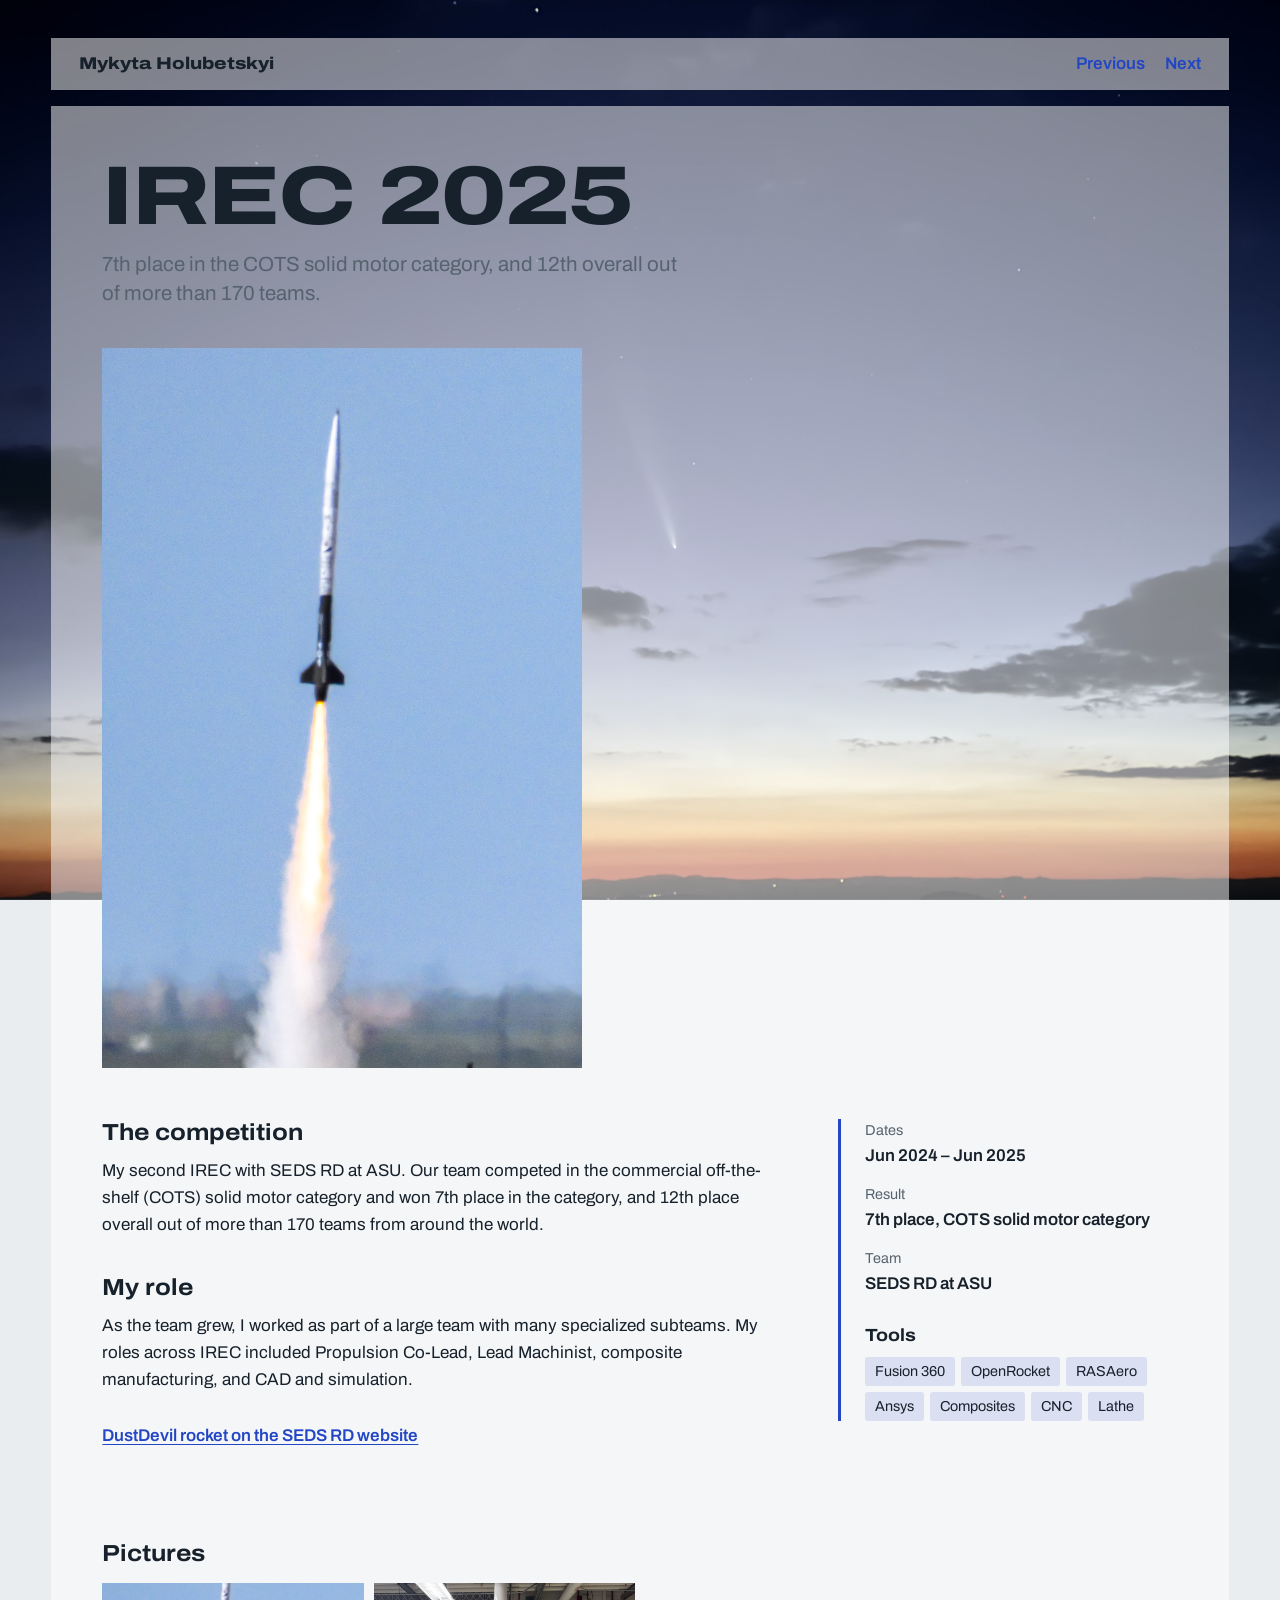
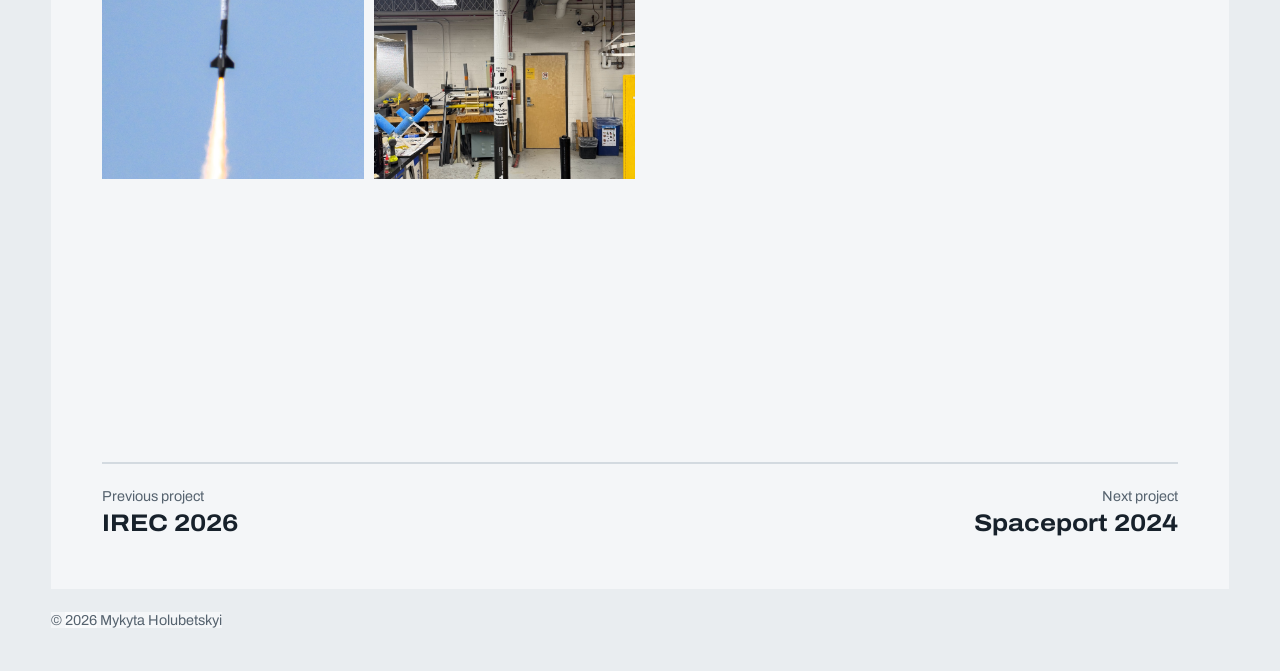
<file: irec-2025.html>
<!DOCTYPE html>
<html lang="en">
<head>
  <meta charset="UTF-8">
  <meta name="viewport" content="width=device-width, initial-scale=1">
  <title>IREC 2025 | Mykyta Holubetskyi</title>
  <meta name="description" content="7th place in the COTS solid motor category, and 12th overall out of more than 170 teams.">
  <link rel="preconnect" href="https://fonts.googleapis.com">
  <link rel="preconnect" href="https://fonts.gstatic.com" crossorigin>
  <link href="https://fonts.googleapis.com/css2?family=Archivo:wdth,wght@62..125,100..900&display=swap" rel="stylesheet">
  <link rel="stylesheet" href="project.css">
  <script>
    // If a picture file is missing, show a gray box with the picture name.
    function ph(img) {
      img.onerror = null;
      var t = (img.alt || "Picture").replace(/[<&>]/g, "");
      img.src = "data:image/svg+xml;charset=utf-8," + encodeURIComponent(
        '<svg xmlns="http://www.w3.org/2000/svg" width="800" height="600">' +
        '<rect width="100%" height="100%" fill="#C9D3DB"/>' +
        '<text x="50%" y="50%" font-family="sans-serif" font-size="30" fill="#56636F" ' +
        'text-anchor="middle" dominant-baseline="middle">' + t + '</text></svg>');
    }
  </script>
</head>
<body>
  <a class="skip" href="#content">Skip to content</a>

  <div class="page">

    <!-- ===== TOP BAR ===== -->
    <nav class="topbar" aria-label="Site">
      <a class="home" href="index.html#p2">Mykyta Holubetskyi</a>
      <div class="pager">
        <a href="irec-2026.html" data-glide="-1" aria-label="Previous project: IREC 2026">Previous</a>
        <a href="spaceport-2024.html" data-glide="1" aria-label="Next project: Spaceport 2024">Next</a>
      </div>
    </nav>

    <main id="content" class="sheet">

      <!-- ===== TITLE ===== -->
      <header class="intro">
        <h1>IREC 2025</h1>
        <p class="lede">7th place in the COTS solid motor category, and 12th overall out of more than 170 teams.</p>
      </header>

      <!-- ===== MAIN PICTURE (the first picture in the list below) ===== -->
      <button class="lead pic" data-index="0" aria-label="Open IREC 2025, picture 1">
        <img decoding="async" src="images/IREC_2025_1.jpg" alt="IREC 2025, picture 1" onerror="ph(this)">
      </button>

      <div class="body">
        <!-- ===== TEXT: copy a <section> block to add a new part ===== -->
        <div class="text">
        <section>
          <h2>The competition</h2>
          <p>My second IREC with SEDS RD at ASU. Our team competed in the commercial off-the-shelf (COTS) solid motor category and won 7th place in the category, and 12th place overall out of more than 170 teams from around the world.</p>
        </section>

        <section>
          <h2>My role</h2>
          <p>As the team grew, I worked as part of a large team with many specialized subteams. My roles across IREC included Propulsion Co-Lead, Lead Machinist, composite manufacturing, and CAD and simulation.</p>
        </section>
        <p class="external"><a href="https://seds-rd.space/dustdevil/" target="_blank" rel="noopener">DustDevil rocket on the SEDS RD website</a></p>
        </div>

        <!-- ===== FACTS AND TOOLS ===== -->
        <aside class="facts" aria-label="Project facts">
          <dl>
          <div><dt>Dates</dt><dd>Jun 2024 – Jun 2025</dd></div>
          <div><dt>Result</dt><dd>7th place, COTS solid motor category</dd></div>
          <div><dt>Team</dt><dd>SEDS RD at ASU</dd></div>
          </dl>
          <h2>Tools</h2>
          <ul class="chips">
            <li>Fusion 360</li>
            <li>OpenRocket</li>
            <li>RASAero</li>
            <li>Ansys</li>
            <li>Composites</li>
            <li>CNC</li>
            <li>Lathe</li>
          </ul>
        </aside>
      </div>

      <!-- ===== ALL PICTURES: add one <li> line for each picture ===== -->
      <section class="gallery" aria-labelledby="pictures-title">
        <h2 id="pictures-title">Pictures</h2>
        <ul class="grid">
          <li><button class="pic" data-index="0" aria-label="Open IREC 2025, picture 1"><img src="images/IREC_2025_1.jpg" alt="IREC 2025, picture 1" loading="lazy" decoding="async" onerror="ph(this)"></button></li>
          <li><button class="pic" data-index="1" aria-label="Open IREC 2025, picture 2"><img src="images/IREC_2025_2.jpg" alt="IREC 2025, picture 2" loading="lazy" decoding="async" onerror="ph(this)"></button></li>
          <li><button class="pic" data-index="2" aria-label="Open IREC 2025, picture 3"><img src="images/IREC_2025_3.jpg" alt="IREC 2025, picture 3" loading="lazy" decoding="async" onerror="ph(this)"></button></li>
          <li><button class="pic" data-index="3" aria-label="Open IREC 2025, picture 4"><img src="images/IREC_2025_4.jpg" alt="IREC 2025, picture 4" loading="lazy" decoding="async" onerror="ph(this)"></button></li>
          <li><button class="pic" data-index="4" aria-label="Open IREC 2025, picture 5"><img src="images/IREC_2025_5.jpg" alt="IREC 2025, picture 5" loading="lazy" decoding="async" onerror="ph(this)"></button></li>
          <li><button class="pic" data-index="5" aria-label="Open IREC 2025, picture 6"><img src="images/IREC_2025_6.jpg" alt="IREC 2025, picture 6" loading="lazy" decoding="async" onerror="ph(this)"></button></li>
        </ul>
      </section>

      <!-- ===== OTHER PROJECTS ===== -->
      <nav class="more" aria-label="Other projects">
        <a class="prev" href="irec-2026.html" data-glide="-1"><span>Previous project</span>IREC 2026</a>
        <a class="next" href="spaceport-2024.html" data-glide="1"><span>Next project</span>Spaceport 2024</a>
      </nav>
    </main>

    <footer><span>&copy; <span id="year"></span> Mykyta Holubetskyi</span></footer>
  </div>

  <!-- ===== FULL-SCREEN PICTURE VIEWER ===== -->
  <dialog class="viewer" aria-label="Picture viewer">
    <button class="v-close" aria-label="Close">&times;</button>
    <button class="v-prev" aria-label="Previous picture">&#8249;</button>
    <figure>
      <img alt="">
      <video controls playsinline preload="metadata" hidden></video>
      <figcaption></figcaption>
    </figure>
    <button class="v-next" aria-label="Next picture">&#8250;</button>
  </dialog>

  <script src="project.js"></script>
</body>
</html>
</file>
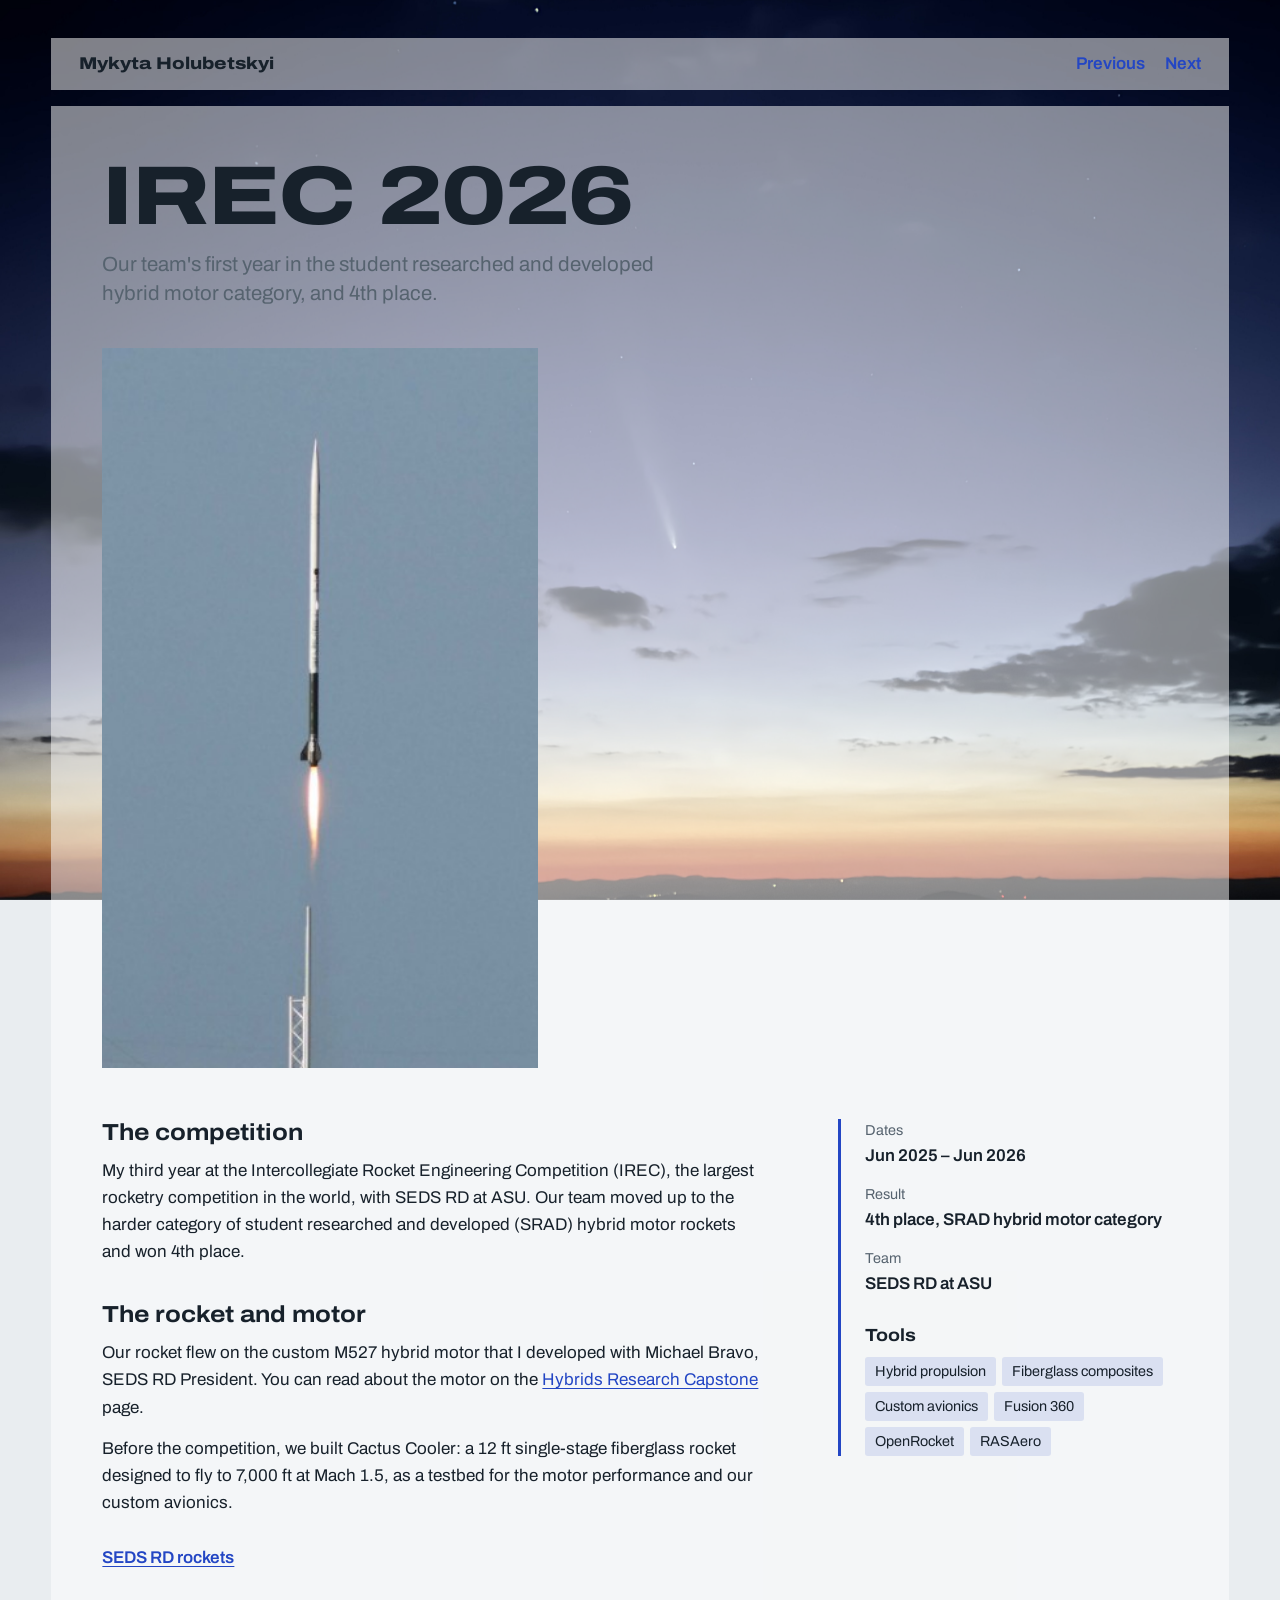
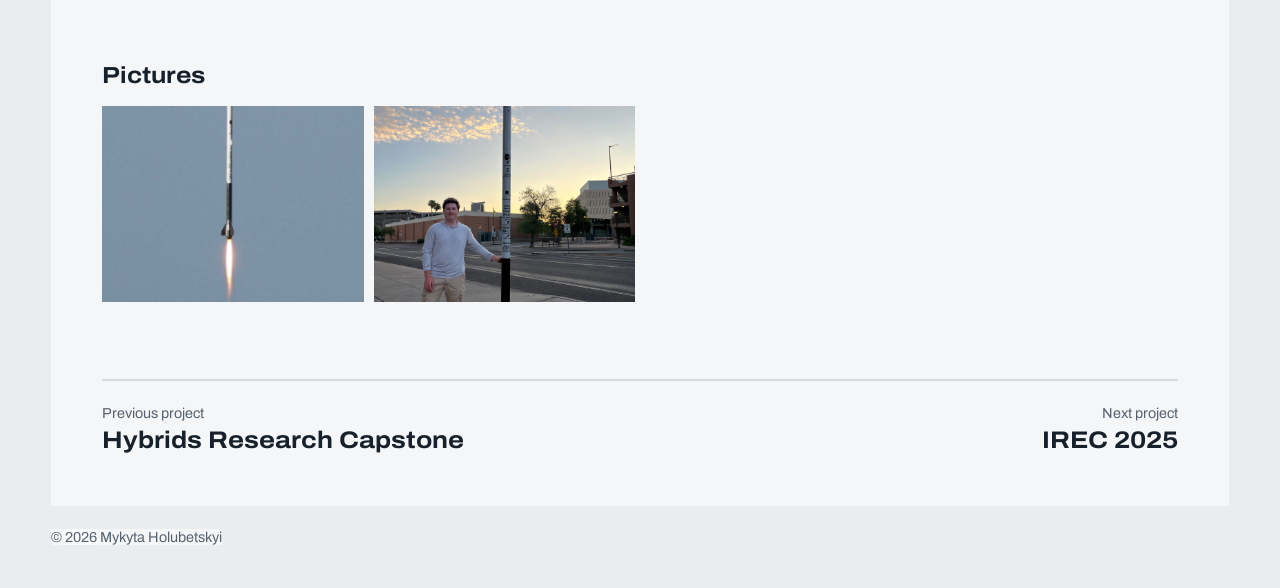
<file: irec-2026.html>
<!DOCTYPE html>
<html lang="en">
<head>
  <meta charset="UTF-8">
  <meta name="viewport" content="width=device-width, initial-scale=1">
  <title>IREC 2026 | Mykyta Holubetskyi</title>
  <meta name="description" content="Our team&#x27;s first year in the student researched and developed hybrid motor category, and 4th place.">
  <link rel="preconnect" href="https://fonts.googleapis.com">
  <link rel="preconnect" href="https://fonts.gstatic.com" crossorigin>
  <link href="https://fonts.googleapis.com/css2?family=Archivo:wdth,wght@62..125,100..900&display=swap" rel="stylesheet">
  <link rel="stylesheet" href="project.css">
  <script>
    // If a picture file is missing, show a gray box with the picture name.
    function ph(img) {
      img.onerror = null;
      var t = (img.alt || "Picture").replace(/[<&>]/g, "");
      img.src = "data:image/svg+xml;charset=utf-8," + encodeURIComponent(
        '<svg xmlns="http://www.w3.org/2000/svg" width="800" height="600">' +
        '<rect width="100%" height="100%" fill="#C9D3DB"/>' +
        '<text x="50%" y="50%" font-family="sans-serif" font-size="30" fill="#56636F" ' +
        'text-anchor="middle" dominant-baseline="middle">' + t + '</text></svg>');
    }
  </script>
</head>
<body>
  <a class="skip" href="#content">Skip to content</a>

  <div class="page">

    <!-- ===== TOP BAR ===== -->
    <nav class="topbar" aria-label="Site">
      <a class="home" href="index.html#p1">Mykyta Holubetskyi</a>
      <div class="pager">
        <a href="hybrids-research.html" data-glide="-1" aria-label="Previous project: Hybrids Research Capstone">Previous</a>
        <a href="irec-2025.html" data-glide="1" aria-label="Next project: IREC 2025">Next</a>
      </div>
    </nav>

    <main id="content" class="sheet">

      <!-- ===== TITLE ===== -->
      <header class="intro">
        <h1>IREC 2026</h1>
        <p class="lede">Our team&#x27;s first year in the student researched and developed hybrid motor category, and 4th place.</p>
      </header>

      <!-- ===== MAIN PICTURE (the first picture in the list below) ===== -->
      <button class="lead pic" data-index="0" aria-label="Open IREC 2026, picture 1">
        <img decoding="async" src="images/IREC_2026_1.jpg" alt="IREC 2026, picture 1" onerror="ph(this)">
      </button>

      <div class="body">
        <!-- ===== TEXT: copy a <section> block to add a new part ===== -->
        <div class="text">
        <section>
          <h2>The competition</h2>
          <p>My third year at the Intercollegiate Rocket Engineering Competition (IREC), the largest rocketry competition in the world, with SEDS RD at ASU. Our team moved up to the harder category of student researched and developed (SRAD) hybrid motor rockets and won 4th place.</p>
        </section>

        <section>
          <h2>The rocket and motor</h2>
          <p>Our rocket flew on the custom M527 hybrid motor that I developed with Michael Bravo, SEDS RD President. You can read about the motor on the <a href="hybrids-research.html">Hybrids Research Capstone</a> page.</p>
          <p>Before the competition, we built Cactus Cooler: a 12 ft single-stage fiberglass rocket designed to fly to 7,000 ft at Mach 1.5, as a testbed for the motor performance and our custom avionics.</p>
        </section>
        <p class="external"><a href="https://seds-rd.space/rockets/" target="_blank" rel="noopener">SEDS RD rockets</a></p>
        </div>

        <!-- ===== FACTS AND TOOLS ===== -->
        <aside class="facts" aria-label="Project facts">
          <dl>
          <div><dt>Dates</dt><dd>Jun 2025 – Jun 2026</dd></div>
          <div><dt>Result</dt><dd>4th place, SRAD hybrid motor category</dd></div>
          <div><dt>Team</dt><dd>SEDS RD at ASU</dd></div>
          </dl>
          <h2>Tools</h2>
          <ul class="chips">
            <li>Hybrid propulsion</li>
            <li>Fiberglass composites</li>
            <li>Custom avionics</li>
            <li>Fusion 360</li>
            <li>OpenRocket</li>
            <li>RASAero</li>
          </ul>
        </aside>
      </div>

      <!-- ===== ALL PICTURES: add one <li> line for each picture ===== -->
      <section class="gallery" aria-labelledby="pictures-title">
        <h2 id="pictures-title">Pictures</h2>
        <ul class="grid">
          <li><button class="pic" data-index="0" aria-label="Open IREC 2026, picture 1"><img src="images/IREC_2026_1.jpg" alt="IREC 2026, picture 1" loading="lazy" decoding="async" onerror="ph(this)"></button></li>
          <li><button class="pic" data-index="1" aria-label="Open IREC 2026, picture 2"><img src="images/IREC_2026_2.jpg" alt="IREC 2026, picture 2" loading="lazy" decoding="async" onerror="ph(this)"></button></li>
        </ul>
      </section>

      <!-- ===== OTHER PROJECTS ===== -->
      <nav class="more" aria-label="Other projects">
        <a class="prev" href="hybrids-research.html" data-glide="-1"><span>Previous project</span>Hybrids Research Capstone</a>
        <a class="next" href="irec-2025.html" data-glide="1"><span>Next project</span>IREC 2025</a>
      </nav>
    </main>

    <footer><span>&copy; <span id="year"></span> Mykyta Holubetskyi</span></footer>
  </div>

  <!-- ===== FULL-SCREEN PICTURE VIEWER ===== -->
  <dialog class="viewer" aria-label="Picture viewer">
    <button class="v-close" aria-label="Close">&times;</button>
    <button class="v-prev" aria-label="Previous picture">&#8249;</button>
    <figure>
      <img alt="">
      <video controls playsinline preload="metadata" hidden></video>
      <figcaption></figcaption>
    </figure>
    <button class="v-next" aria-label="Next picture">&#8250;</button>
  </dialog>

  <script src="project.js"></script>
</body>
</html>
</file>
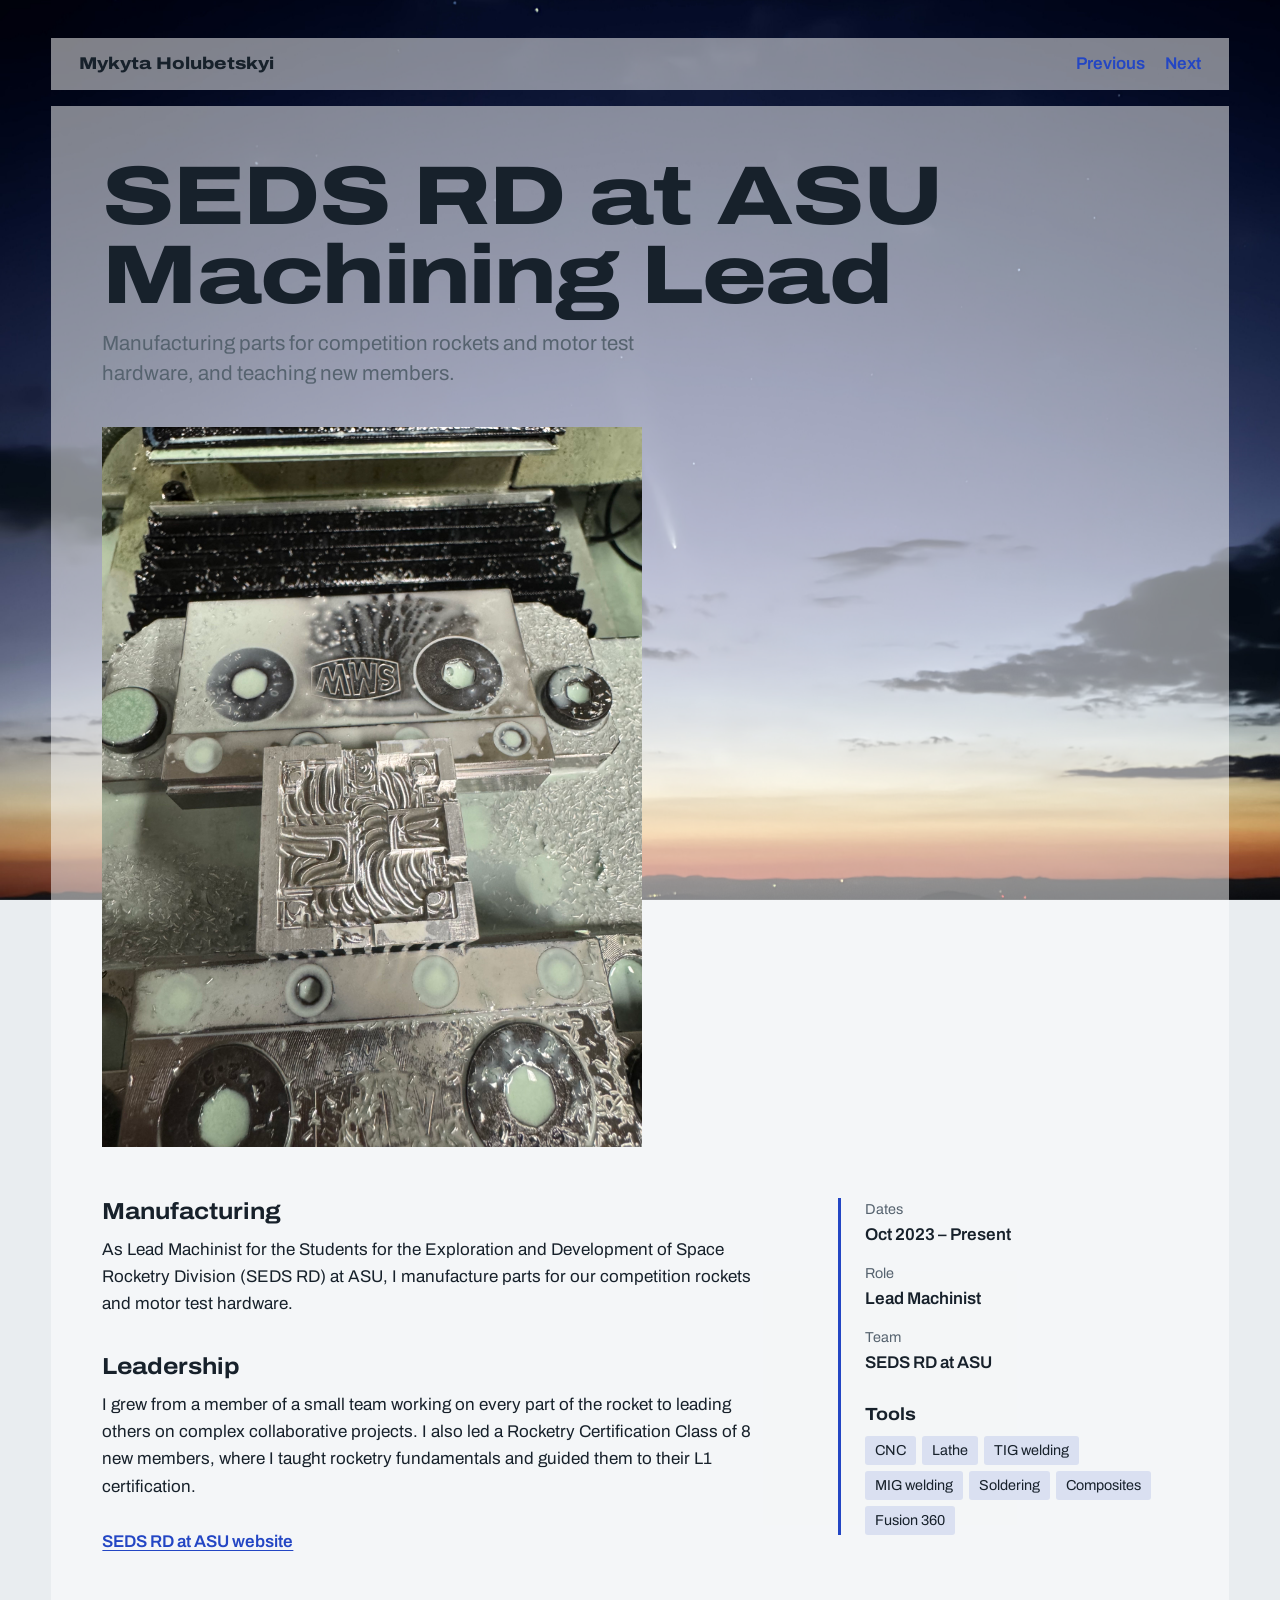
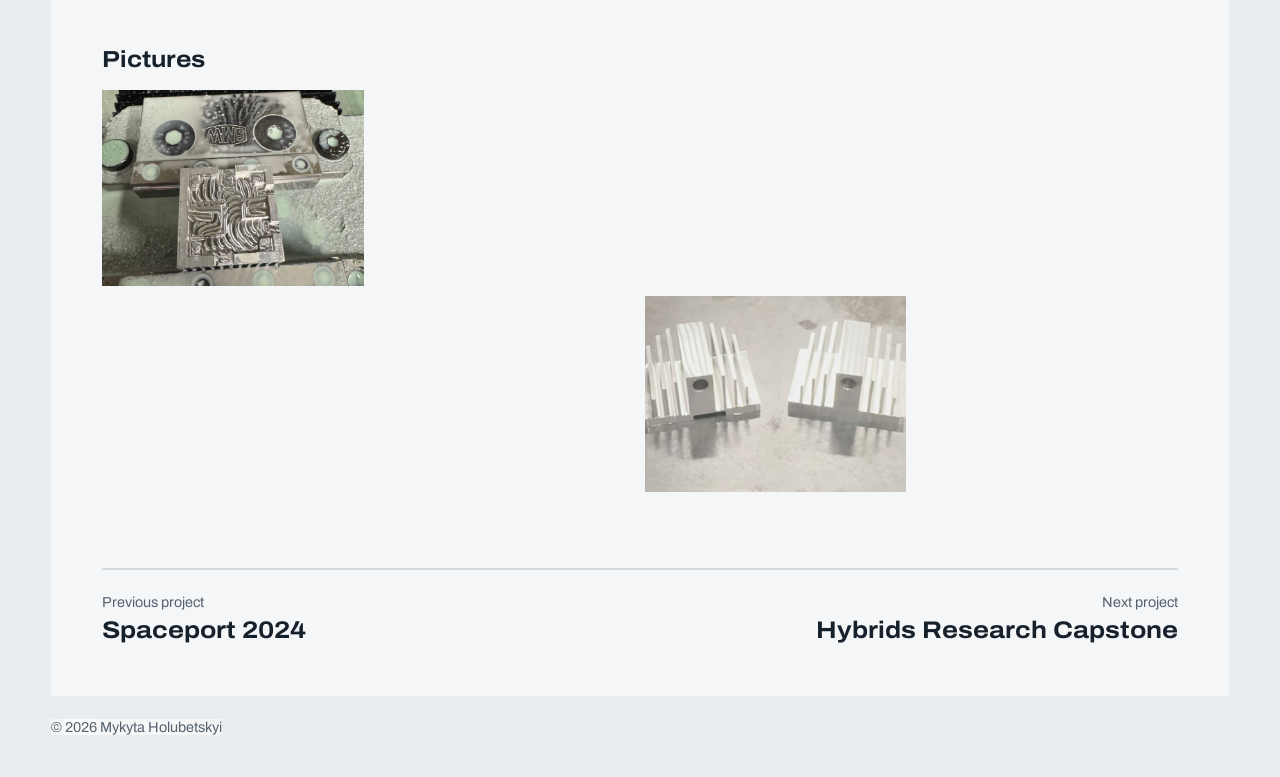
<file: machining-lead.html>
<!DOCTYPE html>
<html lang="en">
<head>
  <meta charset="UTF-8">
  <meta name="viewport" content="width=device-width, initial-scale=1">
  <title>SEDS RD at ASU Machining Lead | Mykyta Holubetskyi</title>
  <meta name="description" content="Manufacturing parts for competition rockets and motor test hardware, and teaching new members.">
  <link rel="preconnect" href="https://fonts.googleapis.com">
  <link rel="preconnect" href="https://fonts.gstatic.com" crossorigin>
  <link href="https://fonts.googleapis.com/css2?family=Archivo:wdth,wght@62..125,100..900&display=swap" rel="stylesheet">
  <link rel="stylesheet" href="project.css">
  <script>
    // If a picture file is missing, show a gray box with the picture name.
    function ph(img) {
      img.onerror = null;
      var t = (img.alt || "Picture").replace(/[<&>]/g, "");
      img.src = "data:image/svg+xml;charset=utf-8," + encodeURIComponent(
        '<svg xmlns="http://www.w3.org/2000/svg" width="800" height="600">' +
        '<rect width="100%" height="100%" fill="#C9D3DB"/>' +
        '<text x="50%" y="50%" font-family="sans-serif" font-size="30" fill="#56636F" ' +
        'text-anchor="middle" dominant-baseline="middle">' + t + '</text></svg>');
    }
  </script>
</head>
<body>
  <a class="skip" href="#content">Skip to content</a>

  <div class="page">

    <!-- ===== TOP BAR ===== -->
    <nav class="topbar" aria-label="Site">
      <a class="home" href="index.html#p4">Mykyta Holubetskyi</a>
      <div class="pager">
        <a href="spaceport-2024.html" data-glide="-1" aria-label="Previous project: Spaceport 2024">Previous</a>
        <a href="hybrids-research.html" data-glide="1" aria-label="Next project: Hybrids Research Capstone">Next</a>
      </div>
    </nav>

    <main id="content" class="sheet">

      <!-- ===== TITLE ===== -->
      <header class="intro">
        <h1>SEDS RD at ASU Machining Lead</h1>
        <p class="lede">Manufacturing parts for competition rockets and motor test hardware, and teaching new members.</p>
      </header>

      <!-- ===== MAIN PICTURE (the first picture in the list below) ===== -->
      <button class="lead pic" data-index="0" aria-label="Open Machining, picture 1">
        <img decoding="async" src="images/Machining_1.jpg" alt="Machining, picture 1" onerror="ph(this)">
      </button>

      <div class="body">
        <!-- ===== TEXT: copy a <section> block to add a new part ===== -->
        <div class="text">
        <section>
          <h2>Manufacturing</h2>
          <p>As Lead Machinist for the Students for the Exploration and Development of Space Rocketry Division (SEDS RD) at ASU, I manufacture parts for our competition rockets and motor test hardware.</p>
        </section>

        <section>
          <h2>Leadership</h2>
          <p>I grew from a member of a small team working on every part of the rocket to leading others on complex collaborative projects. I also led a Rocketry Certification Class of 8 new members, where I taught rocketry fundamentals and guided them to their L1 certification.</p>
        </section>
        <p class="external"><a href="https://seds-rd.space/" target="_blank" rel="noopener">SEDS RD at ASU website</a></p>
        </div>

        <!-- ===== FACTS AND TOOLS ===== -->
        <aside class="facts" aria-label="Project facts">
          <dl>
          <div><dt>Dates</dt><dd>Oct 2023 – Present</dd></div>
          <div><dt>Role</dt><dd>Lead Machinist</dd></div>
          <div><dt>Team</dt><dd>SEDS RD at ASU</dd></div>
          </dl>
          <h2>Tools</h2>
          <ul class="chips">
            <li>CNC</li>
            <li>Lathe</li>
            <li>TIG welding</li>
            <li>MIG welding</li>
            <li>Soldering</li>
            <li>Composites</li>
            <li>Fusion 360</li>
          </ul>
        </aside>
      </div>

      <!-- ===== ALL PICTURES: add one <li> line for each picture ===== -->
      <section class="gallery" aria-labelledby="pictures-title">
        <h2 id="pictures-title">Pictures</h2>
        <ul class="grid">
          <li><button class="pic" data-index="0" aria-label="Open Machining, picture 1"><img src="images/Machining_1.jpg" alt="Machining, picture 1" loading="lazy" decoding="async" onerror="ph(this)"></button></li>
          <li><button class="pic" data-index="1" aria-label="Open Machining, picture 2"><img src="images/Machining_2.jpg" alt="Machining, picture 2" loading="lazy" decoding="async" onerror="ph(this)"></button></li>
          <li><button class="pic" data-index="2" aria-label="Open Machining, picture 3"><img src="images/Machining_3.jpg" alt="Machining, picture 3" loading="lazy" decoding="async" onerror="ph(this)"></button></li>
          <li><button class="pic" data-index="3" aria-label="Open Machining, picture 4"><img src="images/Machining_4.jpg" alt="Machining, picture 4" loading="lazy" decoding="async" onerror="ph(this)"></button></li>
          <li><button class="pic" data-index="4" aria-label="Open Machining, picture 5"><img src="images/Machining_5.jpg" alt="Machining, picture 5" loading="lazy" decoding="async" onerror="ph(this)"></button></li>
          <li><button class="pic" data-index="5" aria-label="Open Machining, picture 6"><img src="images/Machining_6.jpg" alt="Machining, picture 6" loading="lazy" decoding="async" onerror="ph(this)"></button></li>
          <li><button class="pic" data-index="6" aria-label="Open Machining, picture 7"><img src="images/Machining_7.jpg" alt="Machining, picture 7" loading="lazy" decoding="async" onerror="ph(this)"></button></li>
          <li><button class="pic" data-index="7" aria-label="Open Machining, picture 8"><img src="images/Machining_8.jpg" alt="Machining, picture 8" loading="lazy" decoding="async" onerror="ph(this)"></button></li>
        </ul>
      </section>

      <!-- ===== OTHER PROJECTS ===== -->
      <nav class="more" aria-label="Other projects">
        <a class="prev" href="spaceport-2024.html" data-glide="-1"><span>Previous project</span>Spaceport 2024</a>
        <a class="next" href="hybrids-research.html" data-glide="1"><span>Next project</span>Hybrids Research Capstone</a>
      </nav>
    </main>

    <footer><span>&copy; <span id="year"></span> Mykyta Holubetskyi</span></footer>
  </div>

  <!-- ===== FULL-SCREEN PICTURE VIEWER ===== -->
  <dialog class="viewer" aria-label="Picture viewer">
    <button class="v-close" aria-label="Close">&times;</button>
    <button class="v-prev" aria-label="Previous picture">&#8249;</button>
    <figure>
      <img alt="">
      <video controls playsinline preload="metadata" hidden></video>
      <figcaption></figcaption>
    </figure>
    <button class="v-next" aria-label="Next picture">&#8250;</button>
  </dialog>

  <script src="project.js"></script>
</body>
</html>
</file>
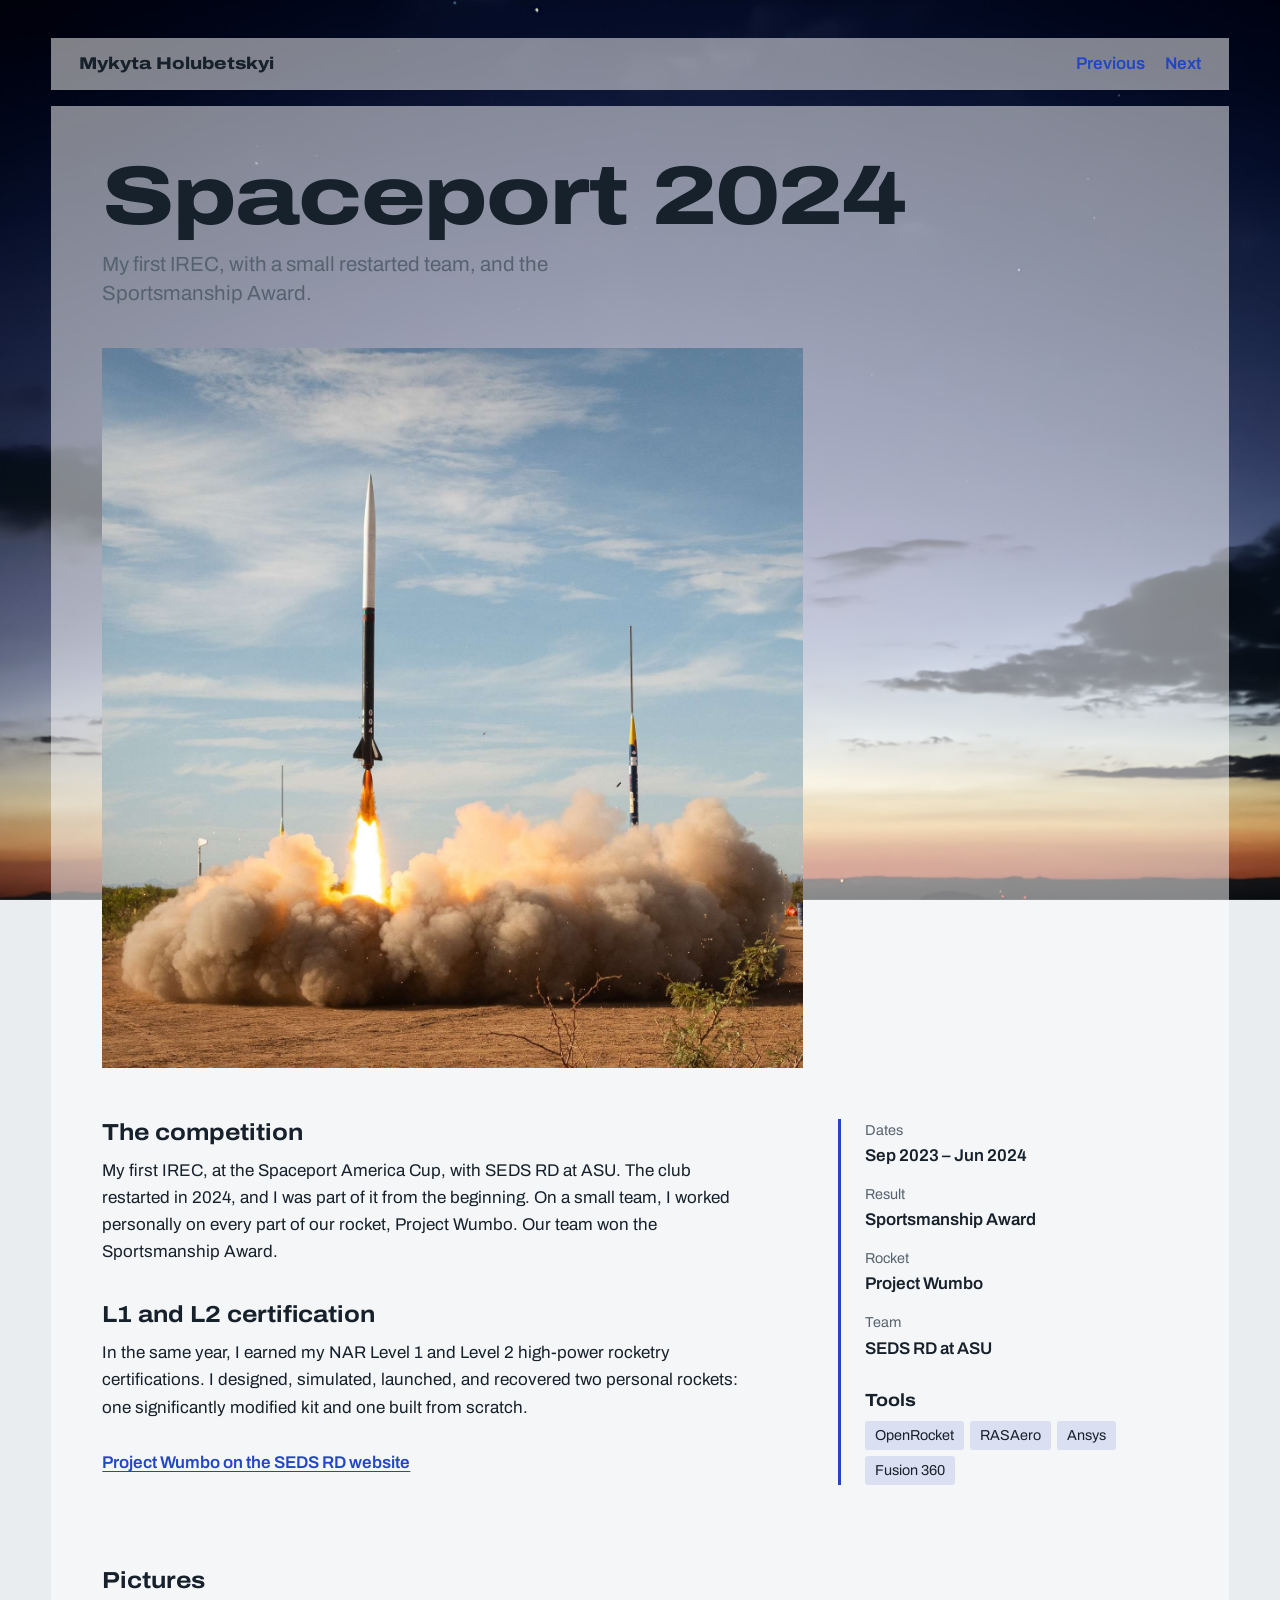
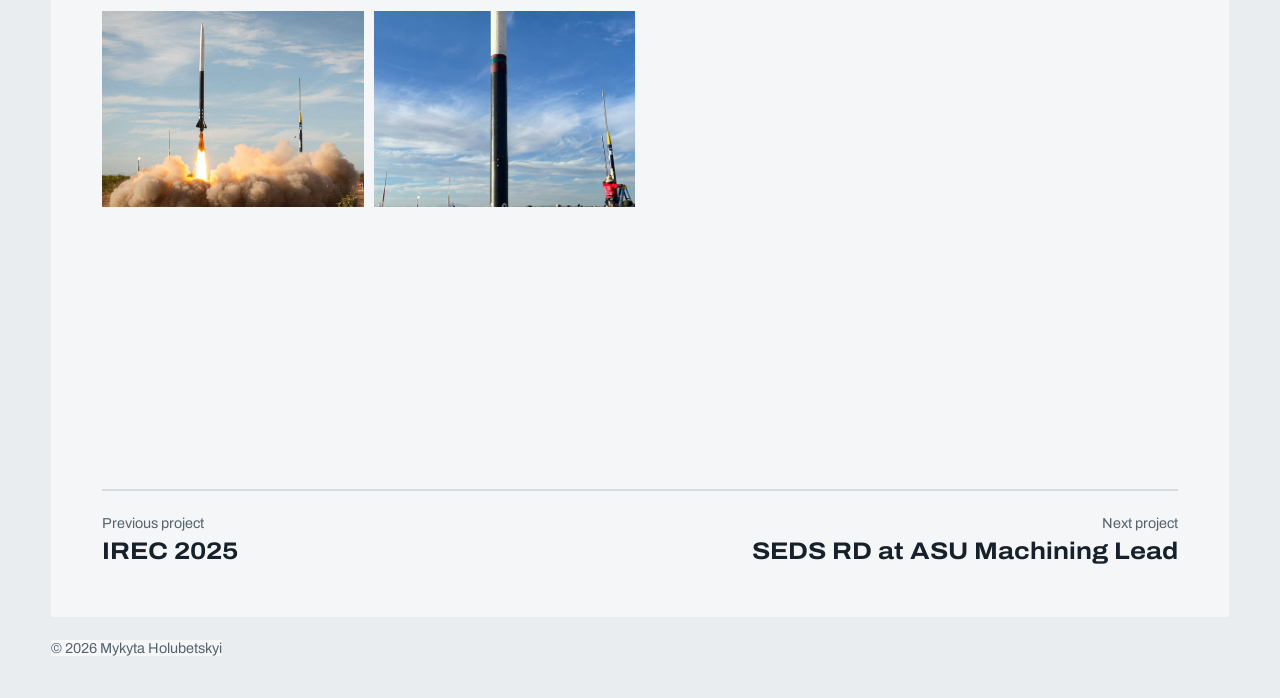
<file: spaceport-2024.html>
<!DOCTYPE html>
<html lang="en">
<head>
  <meta charset="UTF-8">
  <meta name="viewport" content="width=device-width, initial-scale=1">
  <title>Spaceport 2024 | Mykyta Holubetskyi</title>
  <meta name="description" content="My first IREC, with a small restarted team, and the Sportsmanship Award.">
  <link rel="preconnect" href="https://fonts.googleapis.com">
  <link rel="preconnect" href="https://fonts.gstatic.com" crossorigin>
  <link href="https://fonts.googleapis.com/css2?family=Archivo:wdth,wght@62..125,100..900&display=swap" rel="stylesheet">
  <link rel="stylesheet" href="project.css">
  <script>
    // If a picture file is missing, show a gray box with the picture name.
    function ph(img) {
      img.onerror = null;
      var t = (img.alt || "Picture").replace(/[<&>]/g, "");
      img.src = "data:image/svg+xml;charset=utf-8," + encodeURIComponent(
        '<svg xmlns="http://www.w3.org/2000/svg" width="800" height="600">' +
        '<rect width="100%" height="100%" fill="#C9D3DB"/>' +
        '<text x="50%" y="50%" font-family="sans-serif" font-size="30" fill="#56636F" ' +
        'text-anchor="middle" dominant-baseline="middle">' + t + '</text></svg>');
    }
  </script>
</head>
<body>
  <a class="skip" href="#content">Skip to content</a>

  <div class="page">

    <!-- ===== TOP BAR ===== -->
    <nav class="topbar" aria-label="Site">
      <a class="home" href="index.html#p3">Mykyta Holubetskyi</a>
      <div class="pager">
        <a href="irec-2025.html" data-glide="-1" aria-label="Previous project: IREC 2025">Previous</a>
        <a href="machining-lead.html" data-glide="1" aria-label="Next project: SEDS RD at ASU Machining Lead">Next</a>
      </div>
    </nav>

    <main id="content" class="sheet">

      <!-- ===== TITLE ===== -->
      <header class="intro">
        <h1>Spaceport 2024</h1>
        <p class="lede">My first IREC, with a small restarted team, and the Sportsmanship Award.</p>
      </header>

      <!-- ===== MAIN PICTURE (the first picture in the list below) ===== -->
      <button class="lead pic" data-index="0" aria-label="Open Spaceport 2024, picture 1">
        <img decoding="async" src="images/Spaceport_2024_1.jpg" alt="Spaceport 2024, picture 1" onerror="ph(this)">
      </button>

      <div class="body">
        <!-- ===== TEXT: copy a <section> block to add a new part ===== -->
        <div class="text">
        <section>
          <h2>The competition</h2>
          <p>My first IREC, at the Spaceport America Cup, with SEDS RD at ASU. The club restarted in 2024, and I was part of it from the beginning. On a small team, I worked personally on every part of our rocket, Project Wumbo. Our team won the Sportsmanship Award.</p>
        </section>

        <section>
          <h2>L1 and L2 certification</h2>
          <p>In the same year, I earned my NAR Level 1 and Level 2 high-power rocketry certifications. I designed, simulated, launched, and recovered two personal rockets: one significantly modified kit and one built from scratch.</p>
        </section>
        <p class="external"><a href="https://seds-rd.space/wumbo/" target="_blank" rel="noopener">Project Wumbo on the SEDS RD website</a></p>
        </div>

        <!-- ===== FACTS AND TOOLS ===== -->
        <aside class="facts" aria-label="Project facts">
          <dl>
          <div><dt>Dates</dt><dd>Sep 2023 – Jun 2024</dd></div>
          <div><dt>Result</dt><dd>Sportsmanship Award</dd></div>
          <div><dt>Rocket</dt><dd>Project Wumbo</dd></div>
          <div><dt>Team</dt><dd>SEDS RD at ASU</dd></div>
          </dl>
          <h2>Tools</h2>
          <ul class="chips">
            <li>OpenRocket</li>
            <li>RASAero</li>
            <li>Ansys</li>
            <li>Fusion 360</li>
          </ul>
        </aside>
      </div>

      <!-- ===== ALL PICTURES: add one <li> line for each picture ===== -->
      <section class="gallery" aria-labelledby="pictures-title">
        <h2 id="pictures-title">Pictures</h2>
        <ul class="grid">
          <li><button class="pic" data-index="0" aria-label="Open Spaceport 2024, picture 1"><img src="images/Spaceport_2024_1.jpg" alt="Spaceport 2024, picture 1" loading="lazy" decoding="async" onerror="ph(this)"></button></li>
          <li><button class="pic" data-index="1" aria-label="Open Spaceport 2024, picture 2"><img src="images/Spaceport_2024_2.jpg" alt="Spaceport 2024, picture 2" loading="lazy" decoding="async" onerror="ph(this)"></button></li>
          <li><button class="pic" data-index="2" aria-label="Open Spaceport 2024, picture 3"><img src="images/Spaceport_2024_3.jpg" alt="Spaceport 2024, picture 3" loading="lazy" decoding="async" onerror="ph(this)"></button></li>
          <li><button class="pic" data-index="3" aria-label="Open Spaceport 2024, picture 4"><img src="images/Spaceport_2024_4.jpg" alt="Spaceport 2024, picture 4" loading="lazy" decoding="async" onerror="ph(this)"></button></li>
          <li><button class="pic" data-index="4" aria-label="Open Spaceport 2024, picture 5"><img src="images/Spaceport_2024_5.jpg" alt="Spaceport 2024, picture 5" loading="lazy" decoding="async" onerror="ph(this)"></button></li>
          <li><button class="pic" data-index="5" aria-label="Open Spaceport 2024, picture 6"><img src="images/Spaceport_2024_6.jpg" alt="Spaceport 2024, picture 6" loading="lazy" decoding="async" onerror="ph(this)"></button></li>
          <li><button class="pic" data-index="6" aria-label="Open Spaceport 2024, picture 7"><img src="images/Spaceport_2024_7.jpg" alt="Spaceport 2024, picture 7" loading="lazy" decoding="async" onerror="ph(this)"></button></li>
        </ul>
      </section>

      <!-- ===== OTHER PROJECTS ===== -->
      <nav class="more" aria-label="Other projects">
        <a class="prev" href="irec-2025.html" data-glide="-1"><span>Previous project</span>IREC 2025</a>
        <a class="next" href="machining-lead.html" data-glide="1"><span>Next project</span>SEDS RD at ASU Machining Lead</a>
      </nav>
    </main>

    <footer><span>&copy; <span id="year"></span> Mykyta Holubetskyi</span></footer>
  </div>

  <!-- ===== FULL-SCREEN PICTURE VIEWER ===== -->
  <dialog class="viewer" aria-label="Picture viewer">
    <button class="v-close" aria-label="Close">&times;</button>
    <button class="v-prev" aria-label="Previous picture">&#8249;</button>
    <figure>
      <img alt="">
      <video controls playsinline preload="metadata" hidden></video>
      <figcaption></figcaption>
    </figure>
    <button class="v-next" aria-label="Next picture">&#8250;</button>
  </dialog>

  <script src="project.js"></script>
</body>
</html>
</file>
<file: project.css>
/* Shared style for all project pages */

/* ===== COLORS: the same as index.html ===== */
:root {
  --paper: #E9EDF0;
  --grid:  #D3DAE0;
  --ink:   #17212B;
  --muted: #56636F;
  --accent:#2346C4;
  --card:  #FFFFFF;
  --see-through: 50%; /* how solid the frames are: 100% = solid, 0% = invisible */
  --glass: color-mix(in srgb, var(--card) var(--see-through), transparent);
}
@media (prefers-color-scheme: dark) {
  :root {
    --paper: #121A22; --grid: #1D2833; --ink: #E6ECF1;
    --muted: #9AA7B3; --accent: #7C97FF; --card: #18222C;
  }
}

* { box-sizing: border-box; }
[hidden] { display: none !important; }

body {
  margin: 0;
  font-family: "Archivo", system-ui, -apple-system, "Segoe UI", Roboto, sans-serif;
  font-size: 1.0625rem;
  line-height: 1.6;
  color: var(--ink);
  background-color: var(--paper);
  overflow-x: hidden;
}
/* The background picture is on its own fixed layer.
   This is much faster than "background-attachment: fixed" when you scroll. */
body::before {
  content: "";
  position: fixed;
  inset: 0;
  z-index: -1;
  background: url("images/Background.jpg") center / cover no-repeat;
  transform: translateZ(0);
}

a { color: var(--accent); text-underline-offset: 3px; }
:focus-visible { outline: 3px solid var(--accent); outline-offset: 3px; }
img { max-width: 100%; }

.skip { position: absolute; left: -9999px; }
.skip:focus { left: 16px; top: 16px; z-index: 10; background: var(--card); padding: 8px 12px; }

.page {
  max-width: 1440px;
  margin: 0 auto;
  padding: clamp(16px, 3vw, 48px) clamp(16px, 4vw, 64px);
}

/* ===== TOP BAR ===== */
.topbar {
  display: flex;
  align-items: center;
  justify-content: space-between;
  gap: 16px;
  padding: 12px clamp(16px, 3vw, 28px);
  background: var(--glass);
  margin-bottom: 16px;
}
.home {
  color: var(--ink);
  font-stretch: 118%;
  font-weight: 800;
  text-decoration: none;
}
.home:hover { color: var(--accent); }
.pager { display: flex; gap: 20px; }
.pager a { font-weight: 600; text-decoration: none; }
.pager a:hover { text-decoration: underline; }

/* ===== MAIN SHEET ===== */
.sheet {
  background: var(--glass);
  padding: clamp(24px, 4vw, 64px);
}

.intro { margin-bottom: clamp(24px, 3vw, 40px); }
.intro h1 {
  margin: 0 0 14px;
  font-stretch: 125%;
  font-weight: 800;
  font-size: clamp(2.4rem, 6.5vw, 6rem);
  line-height: 0.95;
  letter-spacing: -0.02em;
  overflow-wrap: anywhere;
  max-width: 16ch;
}
.lede {
  margin: 0;
  max-width: 48ch;
  font-size: clamp(1.15rem, 1.6vw, 1.4rem);
  line-height: 1.45;
  color: var(--muted);
}

/* Main picture: full picture, not taller than 80% of the screen */
.pic { padding: 0; border: 0; background: none; cursor: zoom-in; display: block; }
.lead { width: 100%; margin-bottom: clamp(32px, 4vw, 56px); }
.lead img {
  display: block;
  width: 100%;
  height: auto;
  max-height: 80vh;
  object-fit: contain;
  object-position: left top;
}

/* ===== TEXT AND FACTS ===== */
.body {
  display: grid;
  grid-template-columns: minmax(0, 1fr) minmax(240px, 340px);
  gap: clamp(32px, 5vw, 80px);
  align-items: start;
}
.text section + section { margin-top: 36px; }
.sheet h2 {
  font-stretch: 112%;
  font-size: 1.45rem;
  line-height: 1.2;
  margin: 0 0 10px;
}
.text p { max-width: 66ch; margin: 0 0 14px; }
.external { margin-top: 28px !important; font-weight: 600; }

.facts {
  position: sticky;
  top: 24px;
  border-left: 3px solid var(--accent);
  padding-left: 24px;
}
.facts dl { margin: 0 0 28px; }
.facts dt { color: var(--muted); font-size: 0.9rem; }
.facts dd { margin: 0 0 14px; font-weight: 600; }
.facts h2 { font-size: 1.1rem; }
.chips { list-style: none; margin: 0; padding: 0; display: flex; flex-wrap: wrap; gap: 6px; }
.chips li {
  padding: 3px 10px;
  font-size: 0.9rem;
  background: color-mix(in srgb, var(--accent) 12%, transparent);
  border-radius: 3px;
}

/* ===== ALL PICTURES ===== */
.gallery { margin-top: clamp(48px, 6vw, 88px); }
.grid {
  list-style: none;
  margin: 16px 0 0;
  padding: 0;
  display: grid;
  grid-template-columns: repeat(auto-fill, minmax(220px, 1fr));
  gap: 10px;
}
.grid .pic { width: 100%; overflow: hidden; }
.grid img {
  display: block;
  width: 100%;
  aspect-ratio: 4 / 3;
  object-fit: cover;
  transition: transform 0.4s cubic-bezier(0.2, 0.7, 0.2, 1);
}
.grid video {
  display: block;
  width: 100%;
  aspect-ratio: 4 / 3;
  object-fit: cover;
  background: #000;
  pointer-events: none;
}
.grid .pic:hover img { transform: scale(1.04); }
.is-video { position: relative; }
.play {
  position: absolute;
  left: 50%;
  top: 50%;
  width: 56px;
  height: 56px;
  margin: -28px 0 0 -28px;
  border-radius: 50%;
  background: rgba(0, 0, 0, 0.6);
  transition: transform 0.3s ease;
}
.play::after {
  content: "";
  position: absolute;
  left: 21px;
  top: 16px;
  border-style: solid;
  border-width: 12px 0 12px 19px;
  border-color: transparent transparent transparent #fff;
}
.is-video:hover .play { transform: scale(1.1); }

/* ===== OTHER PROJECTS ===== */
.more {
  display: grid;
  grid-template-columns: 1fr 1fr;
  gap: 16px;
  margin-top: clamp(48px, 6vw, 88px);
  border-top: 2px solid var(--grid);
  padding-top: 24px;
}
.more a {
  color: var(--ink);
  text-decoration: none;
  font-stretch: 112%;
  font-weight: 700;
  font-size: clamp(1.1rem, 2vw, 1.5rem);
  line-height: 1.2;
}
.more a:hover { color: var(--accent); }
.more span {
  display: block;
  margin-bottom: 4px;
  font-stretch: 100%;
  font-weight: 400;
  font-size: 0.9rem;
  color: var(--muted);
}
.more .next { text-align: right; }

footer { margin-top: 20px; color: var(--muted); font-size: 0.9rem; }
footer span { background: var(--glass); }

/* ===== FULL-SCREEN PICTURE VIEWER ===== */
.viewer {
  width: 100vw;
  height: 100vh;
  max-width: none;
  max-height: none;
  margin: 0;
  padding: 0;
  border: 0;
  background: rgba(10, 14, 18, 0.97);
  color: #fff;
}
.viewer[open] { display: flex; align-items: center; justify-content: center; }
.viewer::backdrop { background: transparent; }
.viewer figure { margin: 0; text-align: center; }
.viewer img,
.viewer video {
  display: block;
  max-width: 86vw;
  max-height: 84vh;
  object-fit: contain;
  margin: 0 auto;
}
.viewer figcaption { margin-top: 12px; font-size: 0.95rem; color: #C7D0D8; }
.viewer button {
  position: absolute;
  width: 52px;
  height: 52px;
  border: 0;
  border-radius: 50%;
  background: rgba(255, 255, 255, 0.12);
  color: #fff;
  font-size: 2rem;
  line-height: 1;
  cursor: pointer;
}
.viewer button:hover { background: rgba(255, 255, 255, 0.24); }
.v-close { top: 16px; right: 16px; }
.v-prev { left: 16px; top: calc(50% - 26px); }
.v-next { right: 16px; top: calc(50% - 26px); }

/* ===== PHONES AND SMALL SCREENS ===== */
@media (max-width: 860px) {
  .body { grid-template-columns: 1fr; }
  .facts { position: static; }
  .grid { grid-template-columns: repeat(auto-fill, minmax(140px, 1fr)); }
  .viewer img, .viewer video { max-width: 100vw; }
  .v-prev, .v-next { top: auto; bottom: 16px; }
}
@media (max-width: 520px) {
  .more { grid-template-columns: 1fr; }
  .more .next { text-align: left; }
}
@media (prefers-reduced-motion: reduce) {
  .grid img { transition: none; }
}
</file>
